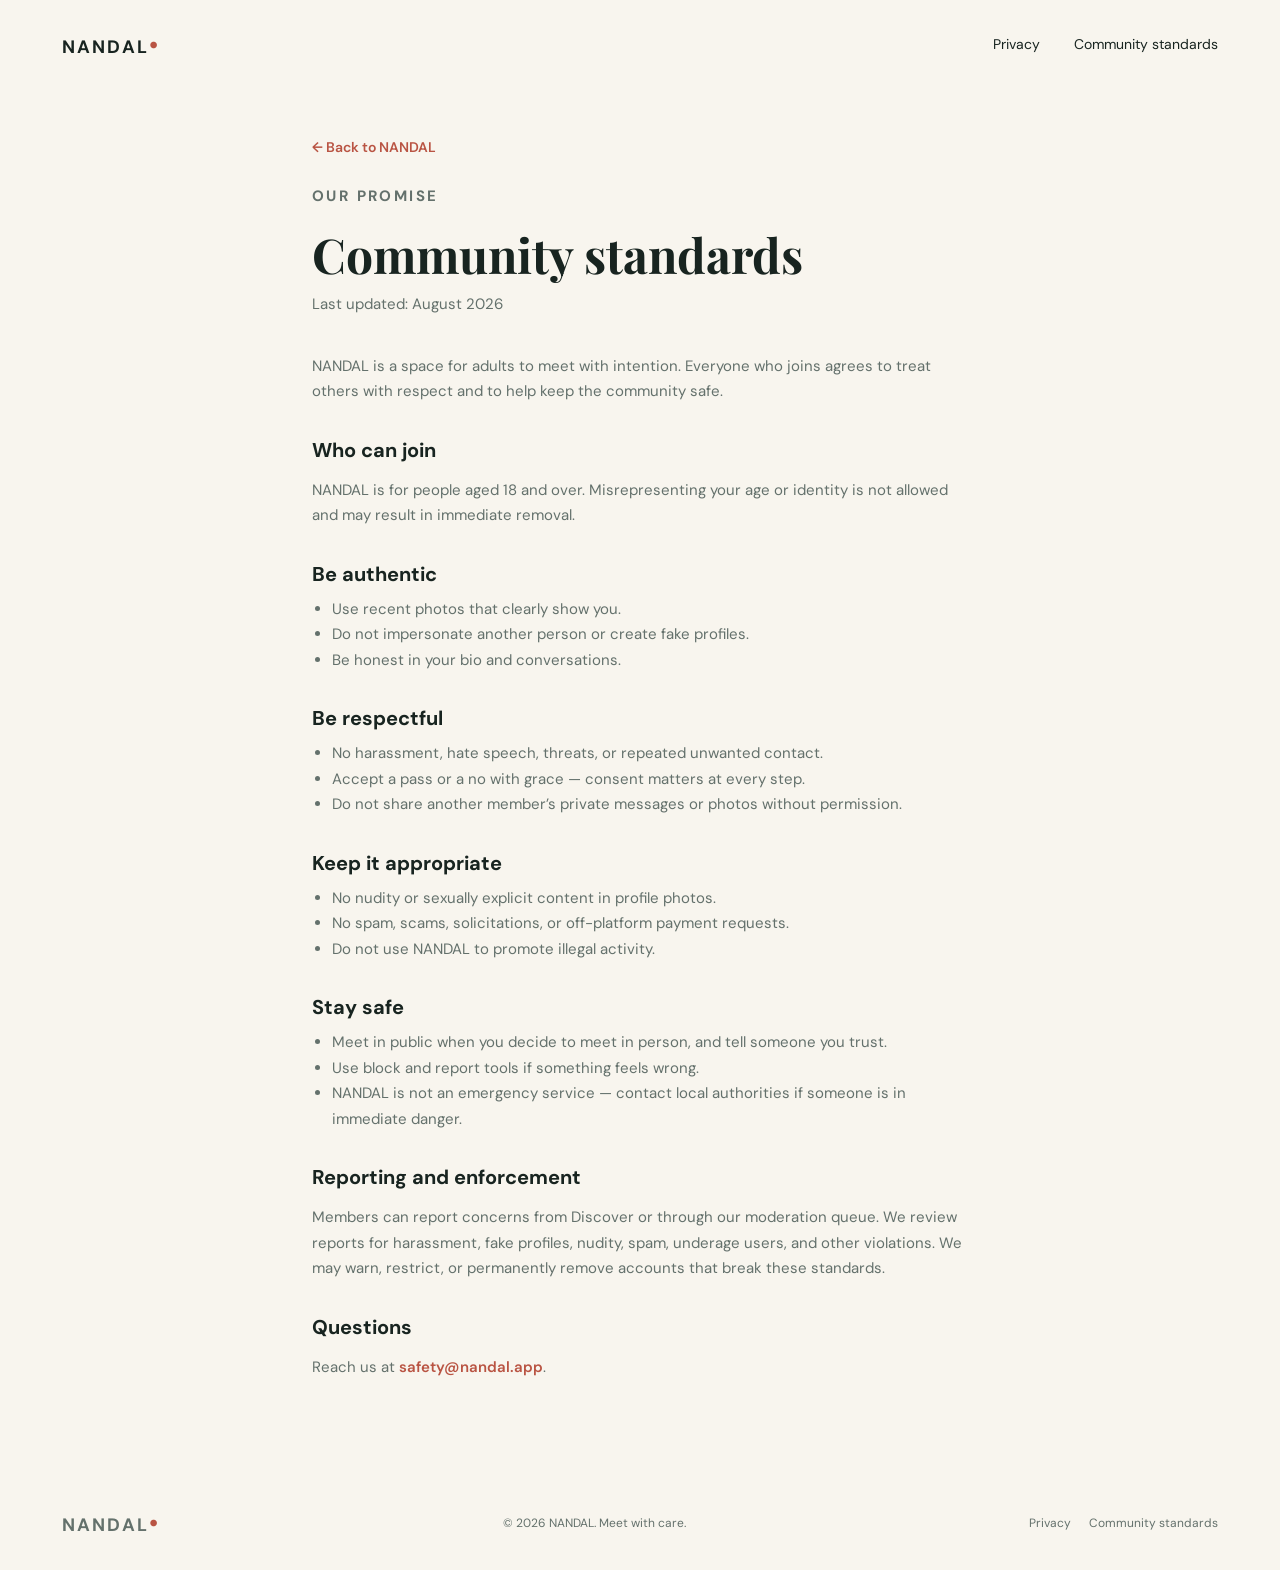
<file: community.html>
<!doctype html>
<html lang="en">
  <head>
    <meta charset="UTF-8" />
    <meta name="viewport" content="width=device-width, initial-scale=1.0" />
    <meta name="description" content="NANDAL Community Standards — how we keep dating kind and safe." />
    <title>Community standards — NANDAL</title>
    <link rel="preconnect" href="https://fonts.googleapis.com" />
    <link rel="preconnect" href="https://fonts.gstatic.com" crossorigin />
    <link href="https://fonts.googleapis.com/css2?family=DM+Sans:wght@400;500;600;700&family=Playfair+Display:wght@600;700&display=swap" rel="stylesheet" />
    <link rel="stylesheet" href="styles.css" />
  </head>
  <body>
    <header class="site-header">
      <a class="brand" href="index.html" aria-label="NANDAL home">NANDAL<span>•</span></a>
      <nav aria-label="Legal navigation">
        <a href="privacy.html">Privacy</a>
        <a href="community.html">Community standards</a>
      </nav>
    </header>

    <main class="legal-page">
      <a class="legal-back" href="index.html">← Back to NANDAL</a>
      <p class="eyebrow">OUR PROMISE</p>
      <h1>Community standards</h1>
      <p class="legal-meta">Last updated: August 2026</p>

      <p>NANDAL is a space for adults to meet with intention. Everyone who joins agrees to treat others with respect and to help keep the community safe.</p>

      <h2>Who can join</h2>
      <p>NANDAL is for people aged 18 and over. Misrepresenting your age or identity is not allowed and may result in immediate removal.</p>

      <h2>Be authentic</h2>
      <ul>
        <li>Use recent photos that clearly show you.</li>
        <li>Do not impersonate another person or create fake profiles.</li>
        <li>Be honest in your bio and conversations.</li>
      </ul>

      <h2>Be respectful</h2>
      <ul>
        <li>No harassment, hate speech, threats, or repeated unwanted contact.</li>
        <li>Accept a pass or a no with grace — consent matters at every step.</li>
        <li>Do not share another member’s private messages or photos without permission.</li>
      </ul>

      <h2>Keep it appropriate</h2>
      <ul>
        <li>No nudity or sexually explicit content in profile photos.</li>
        <li>No spam, scams, solicitations, or off-platform payment requests.</li>
        <li>Do not use NANDAL to promote illegal activity.</li>
      </ul>

      <h2>Stay safe</h2>
      <ul>
        <li>Meet in public when you decide to meet in person, and tell someone you trust.</li>
        <li>Use block and report tools if something feels wrong.</li>
        <li>NANDAL is not an emergency service — contact local authorities if someone is in immediate danger.</li>
      </ul>

      <h2>Reporting and enforcement</h2>
      <p>Members can report concerns from Discover or through our moderation queue. We review reports for harassment, fake profiles, nudity, spam, underage users, and other violations. We may warn, restrict, or permanently remove accounts that break these standards.</p>

      <h2>Questions</h2>
      <p>Reach us at <a href="mailto:safety@nandal.app">safety@nandal.app</a>.</p>
    </main>

    <footer>
      <a class="brand" href="index.html">NANDAL<span>•</span></a>
      <p>© <span id="year"></span> NANDAL. Meet with care.</p>
      <div><a href="privacy.html">Privacy</a><a href="community.html">Community standards</a></div>
    </footer>
    <script>document.querySelector('#year').textContent=new Date().getFullYear()</script>
  </body>
</html>
</file>
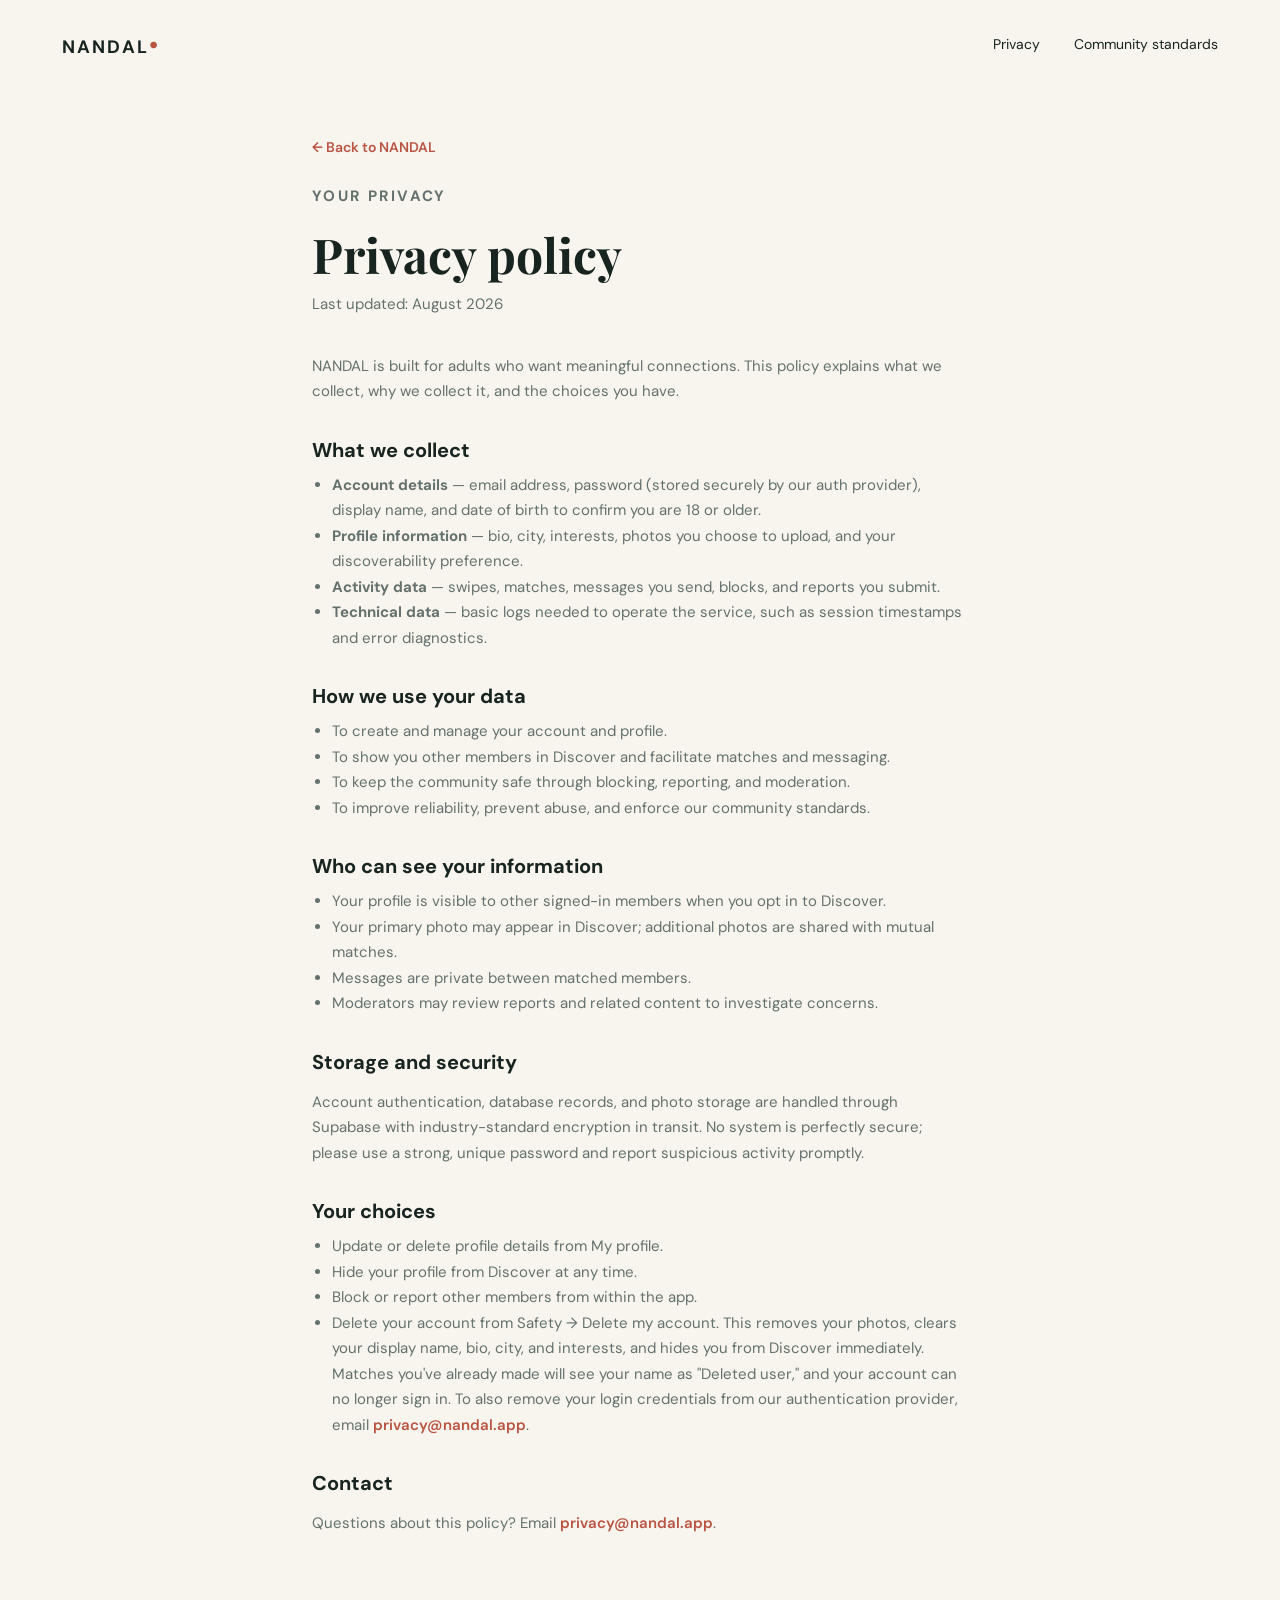
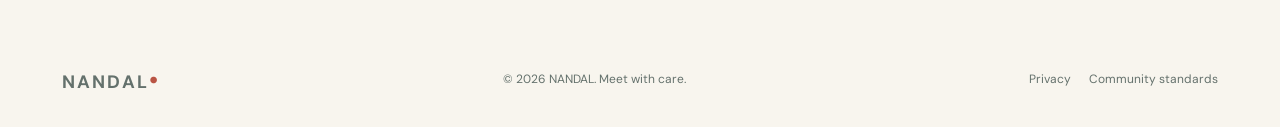
<file: privacy.html>
<!doctype html>
<html lang="en">
  <head>
    <meta charset="UTF-8" />
    <meta name="viewport" content="width=device-width, initial-scale=1.0" />
    <meta name="description" content="NANDAL Privacy Policy — how we handle your data." />
    <title>Privacy — NANDAL</title>
    <link rel="preconnect" href="https://fonts.googleapis.com" />
    <link rel="preconnect" href="https://fonts.gstatic.com" crossorigin />
    <link href="https://fonts.googleapis.com/css2?family=DM+Sans:wght@400;500;600;700&family=Playfair+Display:wght@600;700&display=swap" rel="stylesheet" />
    <link rel="stylesheet" href="styles.css" />
  </head>
  <body>
    <header class="site-header">
      <a class="brand" href="index.html" aria-label="NANDAL home">NANDAL<span>•</span></a>
      <nav aria-label="Legal navigation">
        <a href="privacy.html">Privacy</a>
        <a href="community.html">Community standards</a>
      </nav>
    </header>

    <main class="legal-page">
      <a class="legal-back" href="index.html">← Back to NANDAL</a>
      <p class="eyebrow">YOUR PRIVACY</p>
      <h1>Privacy policy</h1>
      <p class="legal-meta">Last updated: August 2026</p>

      <p>NANDAL is built for adults who want meaningful connections. This policy explains what we collect, why we collect it, and the choices you have.</p>

      <h2>What we collect</h2>
      <ul>
        <li><strong>Account details</strong> — email address, password (stored securely by our auth provider), display name, and date of birth to confirm you are 18 or older.</li>
        <li><strong>Profile information</strong> — bio, city, interests, photos you choose to upload, and your discoverability preference.</li>
        <li><strong>Activity data</strong> — swipes, matches, messages you send, blocks, and reports you submit.</li>
        <li><strong>Technical data</strong> — basic logs needed to operate the service, such as session timestamps and error diagnostics.</li>
      </ul>

      <h2>How we use your data</h2>
      <ul>
        <li>To create and manage your account and profile.</li>
        <li>To show you other members in Discover and facilitate matches and messaging.</li>
        <li>To keep the community safe through blocking, reporting, and moderation.</li>
        <li>To improve reliability, prevent abuse, and enforce our community standards.</li>
      </ul>

      <h2>Who can see your information</h2>
      <ul>
        <li>Your profile is visible to other signed-in members when you opt in to Discover.</li>
        <li>Your primary photo may appear in Discover; additional photos are shared with mutual matches.</li>
        <li>Messages are private between matched members.</li>
        <li>Moderators may review reports and related content to investigate concerns.</li>
      </ul>

      <h2>Storage and security</h2>
      <p>Account authentication, database records, and photo storage are handled through Supabase with industry-standard encryption in transit. No system is perfectly secure; please use a strong, unique password and report suspicious activity promptly.</p>

      <h2>Your choices</h2>
      <ul>
        <li>Update or delete profile details from My profile.</li>
        <li>Hide your profile from Discover at any time.</li>
        <li>Block or report other members from within the app.</li>
        <li>Delete your account from Safety → Delete my account. This removes your photos, clears your display name, bio, city, and interests, and hides you from Discover immediately. Matches you've already made will see your name as "Deleted user," and your account can no longer sign in. To also remove your login credentials from our authentication provider, email <a href="mailto:privacy@nandal.app">privacy@nandal.app</a>.</li>
      </ul>

      <h2>Contact</h2>
      <p>Questions about this policy? Email <a href="mailto:privacy@nandal.app">privacy@nandal.app</a>.</p>
    </main>

    <footer>
      <a class="brand" href="index.html">NANDAL<span>•</span></a>
      <p>© <span id="year"></span> NANDAL. Meet with care.</p>
      <div><a href="privacy.html">Privacy</a><a href="community.html">Community standards</a></div>
    </footer>
    <script>document.querySelector('#year').textContent=new Date().getFullYear()</script>
  </body>
</html>
</file>
<file: styles.css>
:root{--ink:#182420;--muted:#64716c;--cream:#f8f5ee;--peach:#f0b5a5;--terracotta:#b95443;--sage:#c6d3bd;--line:#dedfd7}*{box-sizing:border-box}html{scroll-behavior:smooth}body{margin:0;background:var(--cream);color:var(--ink);font-family:'DM Sans',sans-serif}button,a{font:inherit}button{cursor:pointer}a{color:inherit;text-decoration:none}.site-header{max-width:1220px;margin:auto;height:88px;padding:0 32px;display:flex;align-items:center;justify-content:space-between}.brand{font-weight:700;letter-spacing:.12em;font-size:18px}.brand span{color:var(--terracotta);font-size:24px}.site-header nav{display:flex;gap:34px;font-size:14px}.site-header nav a:hover,.quiet-link:hover,footer a:hover{text-decoration:underline}.text-button,.inline-button{border:0;background:transparent;color:var(--terracotta);font-weight:600}.hero{max-width:1220px;margin:34px auto 110px;padding:24px 32px;display:grid;grid-template-columns:1.05fr .95fr;gap:48px;align-items:center}.eyebrow{font-size:11px;letter-spacing:.16em;font-weight:700;color:var(--terracotta);margin:0 0 18px}.hero h1,.promise h2,.safety h2,.closing h2,.auth-panel h2{font-family:'Playfair Display',serif;line-height:1.06;letter-spacing:-.035em;margin:0}.hero h1{font-size:clamp(48px,6vw,80px);max-width:670px}.hero h1 em{font-weight:600;color:var(--terracotta)}.hero-text{font-size:18px;line-height:1.6;color:var(--muted);max-width:530px;margin:28px 0}.hero-actions{display:flex;align-items:center;gap:25px}.primary-button{background:var(--ink);border:1px solid var(--ink);color:#fff;padding:15px 20px;border-radius:2px;font-weight:600}.primary-button span{font-size:20px;margin-left:14px}.quiet-link{font-weight:600;font-size:14px}.age-note{font-size:12px;color:var(--muted);margin-top:22px}.hero-visual{height:440px;position:relative}.shape{position:absolute;border-radius:50%}.shape-one{width:340px;height:340px;background:var(--sage);right:5%;top:18px}.shape-two{background:var(--peach);height:180px;width:180px;left:5%;bottom:10px}.profile-card{position:absolute;z-index:1;background:#fff;border:1px solid #eee9e2;box-shadow:0 15px 35px #25302816;display:flex;align-items:center;gap:13px;padding:16px;border-radius:5px}.profile-main{width:330px;right:2%;top:92px}.profile-side{width:260px;left:1%;bottom:57px}.avatar{height:55px;width:55px;border-radius:50%;display:grid;place-items:center;color:#fff;font-weight:700;letter-spacing:.04em}.avatar-one{background:#9b715c}.avatar-two{background:#526e70}.profile-name{font-weight:700;margin:0 0 5px}.profile-meta{color:var(--muted);font-size:12px;margin:0}.verified{color:#438871}.heart{margin-left:auto;border:0;background:#f9eeee;color:var(--terracotta);border-radius:50%;height:34px;width:34px;font-size:24px}.match-bubble{position:absolute;right:13%;bottom:25px;z-index:2;background:var(--ink);color:#fff;border-radius:30px;padding:12px 16px;font-size:13px;box-shadow:0 12px 24px #18242032}.match-bubble span{color:var(--peach);margin-right:7px}.promise{background:#fff;padding:100px max(32px,calc((100% - 1156px)/2))}.promise h2,.safety h2,.closing h2{font-size:clamp(36px,4vw,54px);max-width:550px}.promise-grid{display:grid;grid-template-columns:repeat(3,1fr);gap:56px;margin-top:65px}.promise-grid article{border-top:1px solid var(--line);padding-top:21px}.number{color:var(--terracotta);font-size:12px;font-weight:700}.promise h3{font-size:20px;margin:22px 0 10px}.promise-grid p{color:var(--muted);line-height:1.6;margin:0}.safety{padding:95px max(32px,calc((100% - 1156px)/2));display:flex;justify-content:space-between;gap:50px;background:#e8ede2}.safety-list{min-width:330px;padding-top:20px}.safety-list p{border-bottom:1px solid #bdc9b7;padding:14px 0;margin:0;font-weight:600}.safety-list span{color:var(--terracotta);margin-right:12px}.closing{text-align:center;background:var(--terracotta);padding:100px 24px;color:#fff}.closing .eyebrow{color:#f7d7cf}.closing h2{margin:0 auto 32px}.light-button{background:#fff;color:var(--ink);border-color:#fff}footer{max-width:1220px;margin:auto;padding:32px;display:flex;align-items:center;justify-content:space-between;font-size:12px;color:var(--muted)}footer p{margin:0}footer div{display:flex;gap:18px}dialog{border:0;padding:0;border-radius:6px;max-width:470px;width:calc(100% - 32px);box-shadow:0 25px 80px #18242055}dialog::backdrop{background:#18242099}.auth-panel{padding:48px}.auth-panel h2{font-size:40px}.modal-intro{color:var(--muted);line-height:1.5}.close{position:absolute;right:16px;top:10px;background:none;border:0;font-size:30px;color:var(--muted)}form{margin-top:28px;display:grid;gap:17px}label{font-size:13px;font-weight:600;display:grid;gap:7px}input,select,textarea{border:1px solid #d6d8d0;padding:12px;border-radius:2px;background:#fff;font-size:15px;font:inherit}textarea{resize:vertical;min-height:80px}.field-hint{font-weight:400;color:var(--muted)}.check-label{display:flex;align-items:flex-start;gap:9px;font-weight:400}.check-label input{margin-top:2px}.full{width:100%;margin-top:4px}.form-footer{text-align:center;font-size:13px;margin:25px 0 0}.form-message{font-size:13px;color:var(--terracotta);margin:0;min-height:18px}.legal-page{max-width:720px;margin:0 auto;padding:48px 32px 80px}.legal-page h1{font-family:'Playfair Display',serif;font-size:clamp(36px,4vw,48px);margin:0 0 12px;line-height:1.1}.legal-page h2{font-size:20px;margin:32px 0 10px;color:var(--ink)}.legal-page p,.legal-page li{color:var(--muted);line-height:1.7;font-size:15px}.legal-page ul{padding-left:20px;margin:0 0 16px}.legal-page a{color:var(--terracotta);font-weight:600}.legal-back{display:inline-block;margin-bottom:28px;font-weight:600;font-size:14px;color:var(--terracotta)}.legal-meta{font-size:13px;color:var(--muted);margin:0 0 36px}@media(max-width:720px){.site-header{padding:0 20px;height:72px}.site-header nav{display:none}.hero{padding:20px;margin:10px auto 65px;grid-template-columns:1fr;gap:25px}.hero-visual{height:320px}.shape-one{width:250px;height:250px}.profile-main{width:290px;top:55px}.profile-side{bottom:24px;width:230px}.promise{padding:70px 24px}.promise-grid{grid-template-columns:1fr;gap:32px;margin-top:42px}.safety{padding:70px 24px;display:block}.safety-list{min-width:0;margin-top:28px}.closing{padding:76px 24px}footer{padding:26px 20px;display:block}footer p{margin:14px 0}dialog .auth-panel{padding:38px 25px}.hero-actions{align-items:flex-start;flex-direction:column;gap:17px}}
</file>
